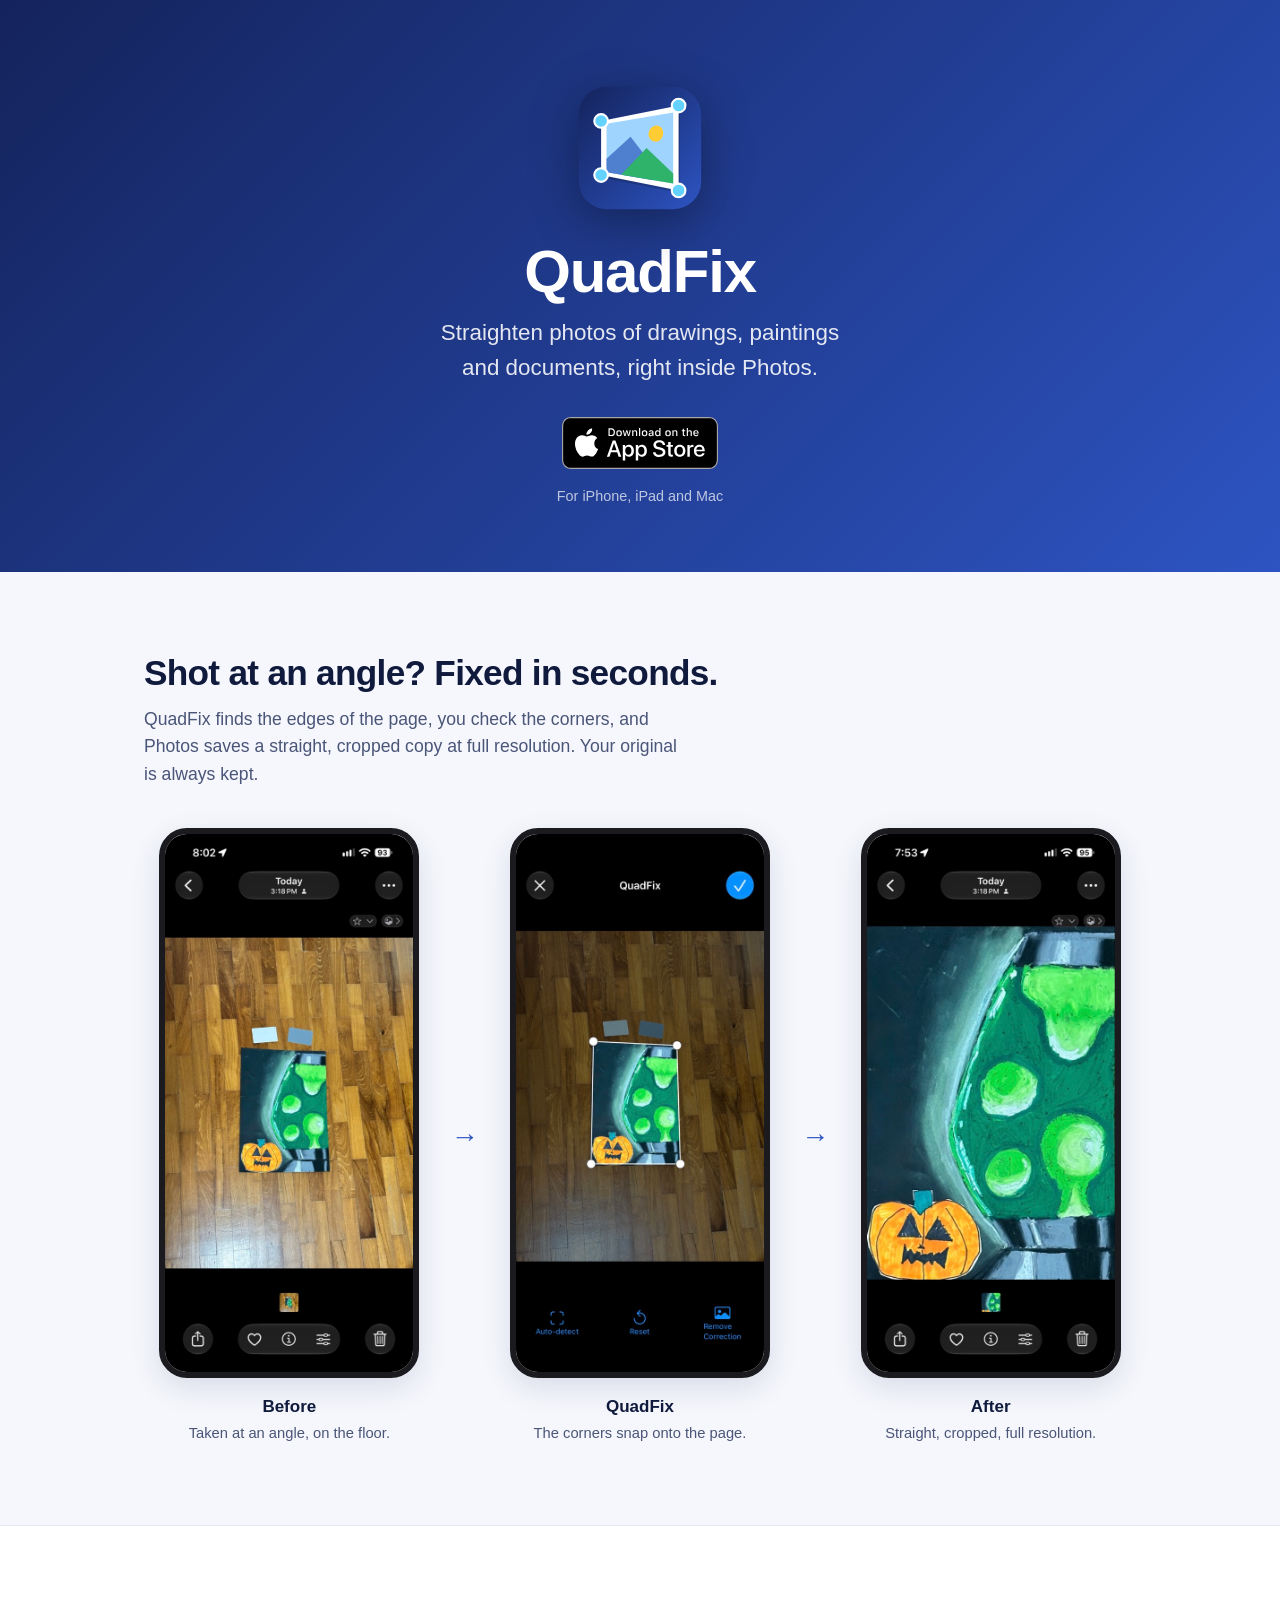
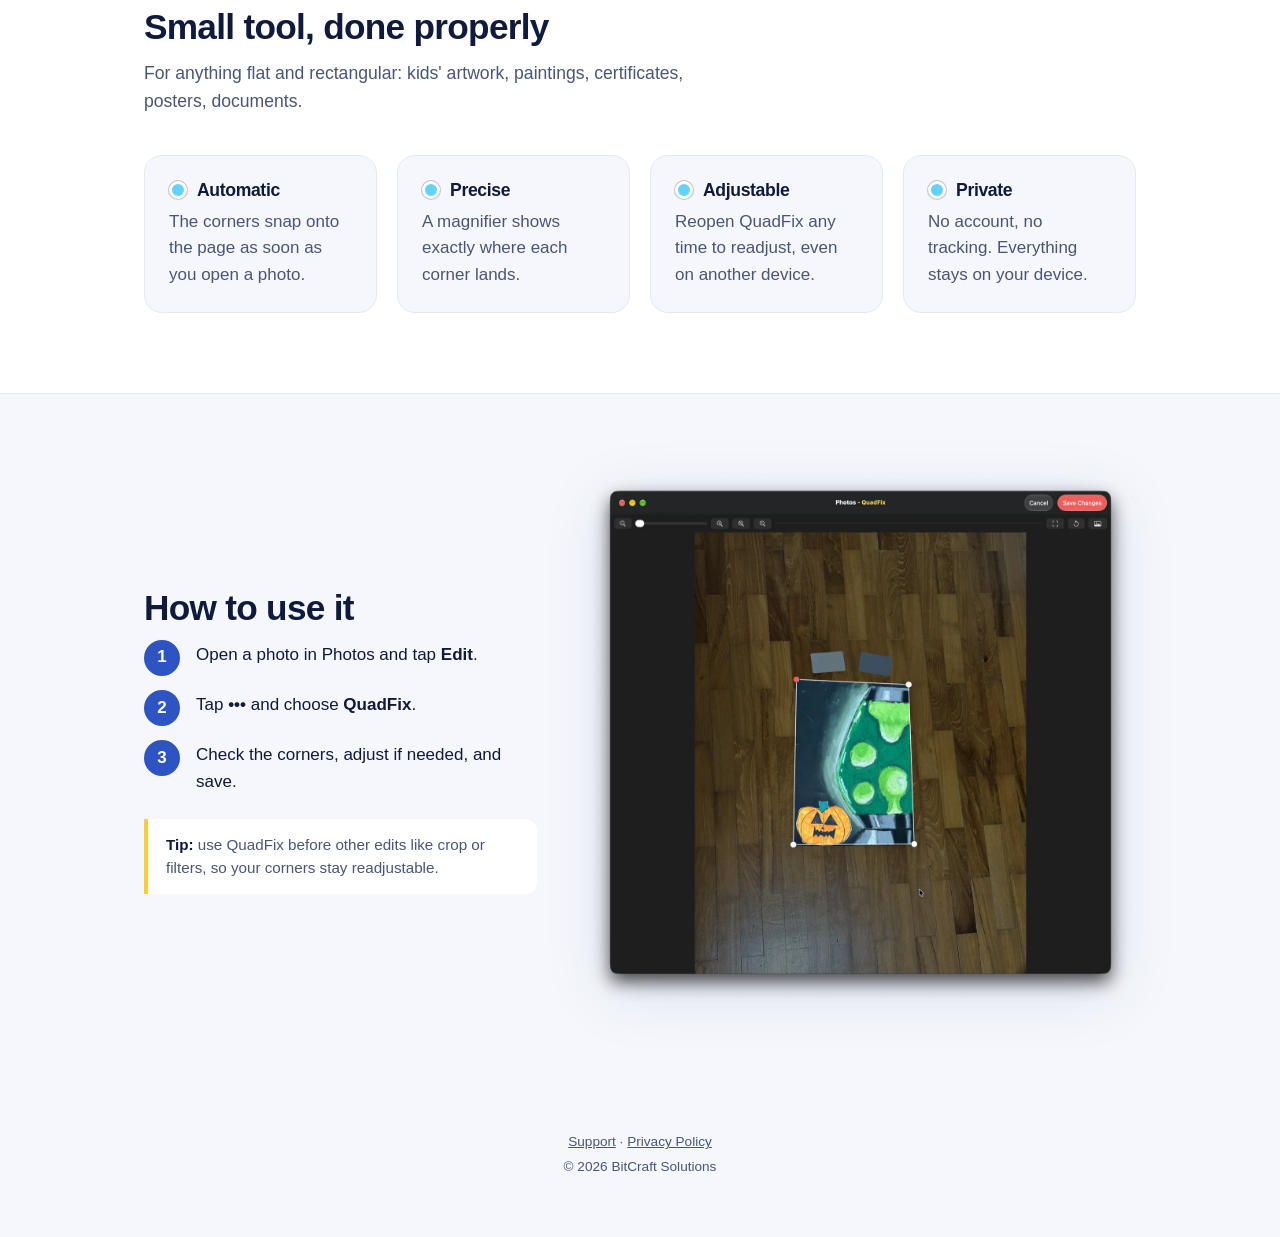
<file: index.html>
<!DOCTYPE html>
<html lang="en">
<head>
  <meta charset="UTF-8">
  <meta name="viewport" content="width=device-width, initial-scale=1.0">
  <title>QuadFix • Straighten artwork in Photos</title>
  <meta name="description" content="Fix skewed photos of drawings, paintings and documents right inside Apple Photos. Drag 4 corners, save, done. Non-destructive, private, on iPhone, iPad and Mac.">
  <link rel="canonical" href="https://quadfix.ronaldsuwandi.com/">

  <meta property="og:type" content="website">
  <meta property="og:url" content="https://quadfix.ronaldsuwandi.com/">
  <meta property="og:title" content="QuadFix • Straighten artwork in Photos">
  <meta property="og:description" content="Fix skewed photos of drawings, paintings and documents right inside Apple Photos. Non-destructive and private.">
  <meta property="og:image" content="https://quadfix.ronaldsuwandi.com/img/og.png">
  <meta name="twitter:card" content="summary_large_image">

  <meta name="theme-color" content="#14235c">
  <link rel="icon" type="image/svg+xml" href="/img/logo.svg">
  <link rel="apple-touch-icon" href="/img/apple-touch-icon.png">
  <link rel="stylesheet" href="/style.css">
</head>
<body>

  <header class="hero">
    <div class="wrap">
      <img class="logo" src="/img/logo.svg" alt="">
      <h1>QuadFix</h1>
      <p class="tagline">Straighten photos of drawings, paintings and documents, right inside Photos.</p>
      <a class="badge" href="https://apps.apple.com/us/app/quadfix/id6836408722">
        <img src="/img/appstore.svg" alt="Download on the App Store">
      </a>
      <p class="platforms">For iPhone, iPad and Mac</p>
    </div>
  </header>

  <main>
    <section>
      <div class="wrap">
        <h2>Shot at an angle? Fixed in seconds.</h2>
        <p class="lead">QuadFix finds the edges of the page, you check the corners, and Photos saves a straight, cropped copy at full resolution. Your original is always kept.</p>
        <ol class="steps">
          <li>
            <img src="/img/before.jpg" alt="A painting photographed at an angle on a wooden floor" width="553" height="1200" loading="lazy">
            <p class="caption-title">Before</p>
            <p class="caption-sub">Taken at an angle, on the floor.</p>
          </li>
          <li class="arrow" aria-hidden="true">→</li>
          <li>
            <img src="/img/editor-ios.jpg" alt="QuadFix in Photos with its 4 corners on the edges of the painting" width="553" height="1200" loading="lazy">
            <p class="caption-title">QuadFix</p>
            <p class="caption-sub">The corners snap onto the page.</p>
          </li>
          <li class="arrow" aria-hidden="true">→</li>
          <li>
            <img src="/img/after.jpg" alt="The painting straightened and cropped" width="553" height="1200" loading="lazy">
            <p class="caption-title">After</p>
            <p class="caption-sub">Straight, cropped, full resolution.</p>
          </li>
        </ol>
      </div>
    </section>

    <section class="features">
      <div class="wrap">
        <h2>Small tool, done properly</h2>
        <p class="lead">For anything flat and rectangular: kids' artwork, paintings, certificates, posters, documents.</p>
        <div class="feature-grid">
          <div class="feature">
            <h3>Automatic</h3>
            <p>The corners snap onto the page as soon as you open a photo.</p>
          </div>
          <div class="feature">
            <h3>Precise</h3>
            <p>A magnifier shows exactly where each corner lands.</p>
          </div>
          <div class="feature">
            <h3>Adjustable</h3>
            <p>Reopen QuadFix any time to readjust, even on another device.</p>
          </div>
          <div class="feature">
            <h3>Private</h3>
            <p>No account, no tracking. Everything stays on your device.</p>
          </div>
        </div>
      </div>
    </section>

    <section>
      <div class="wrap howto">
        <div>
          <h2>How to use it</h2>
          <ol>
            <li>Open a photo in Photos and tap <strong>Edit</strong>.</li>
            <li>Tap <strong>•••</strong> and choose <strong>QuadFix</strong>.</li>
            <li>Check the corners, adjust if needed, and save.</li>
          </ol>
          <p class="tip"><strong>Tip:</strong> use QuadFix before other edits like crop or filters, so your corners stay readjustable.</p>
        </div>
        <img class="shot" src="/img/editor-mac.webp" alt="QuadFix open inside Photos on the Mac" width="1400" height="1356" loading="lazy">
      </div>
    </section>
  </main>

  <footer>
    <p><a href="/support/">Support</a> · <a href="/privacy-policy/">Privacy Policy</a></p>
    <p>&copy; 2026 BitCraft Solutions</p>
  </footer>

</body>
</html>
</file>
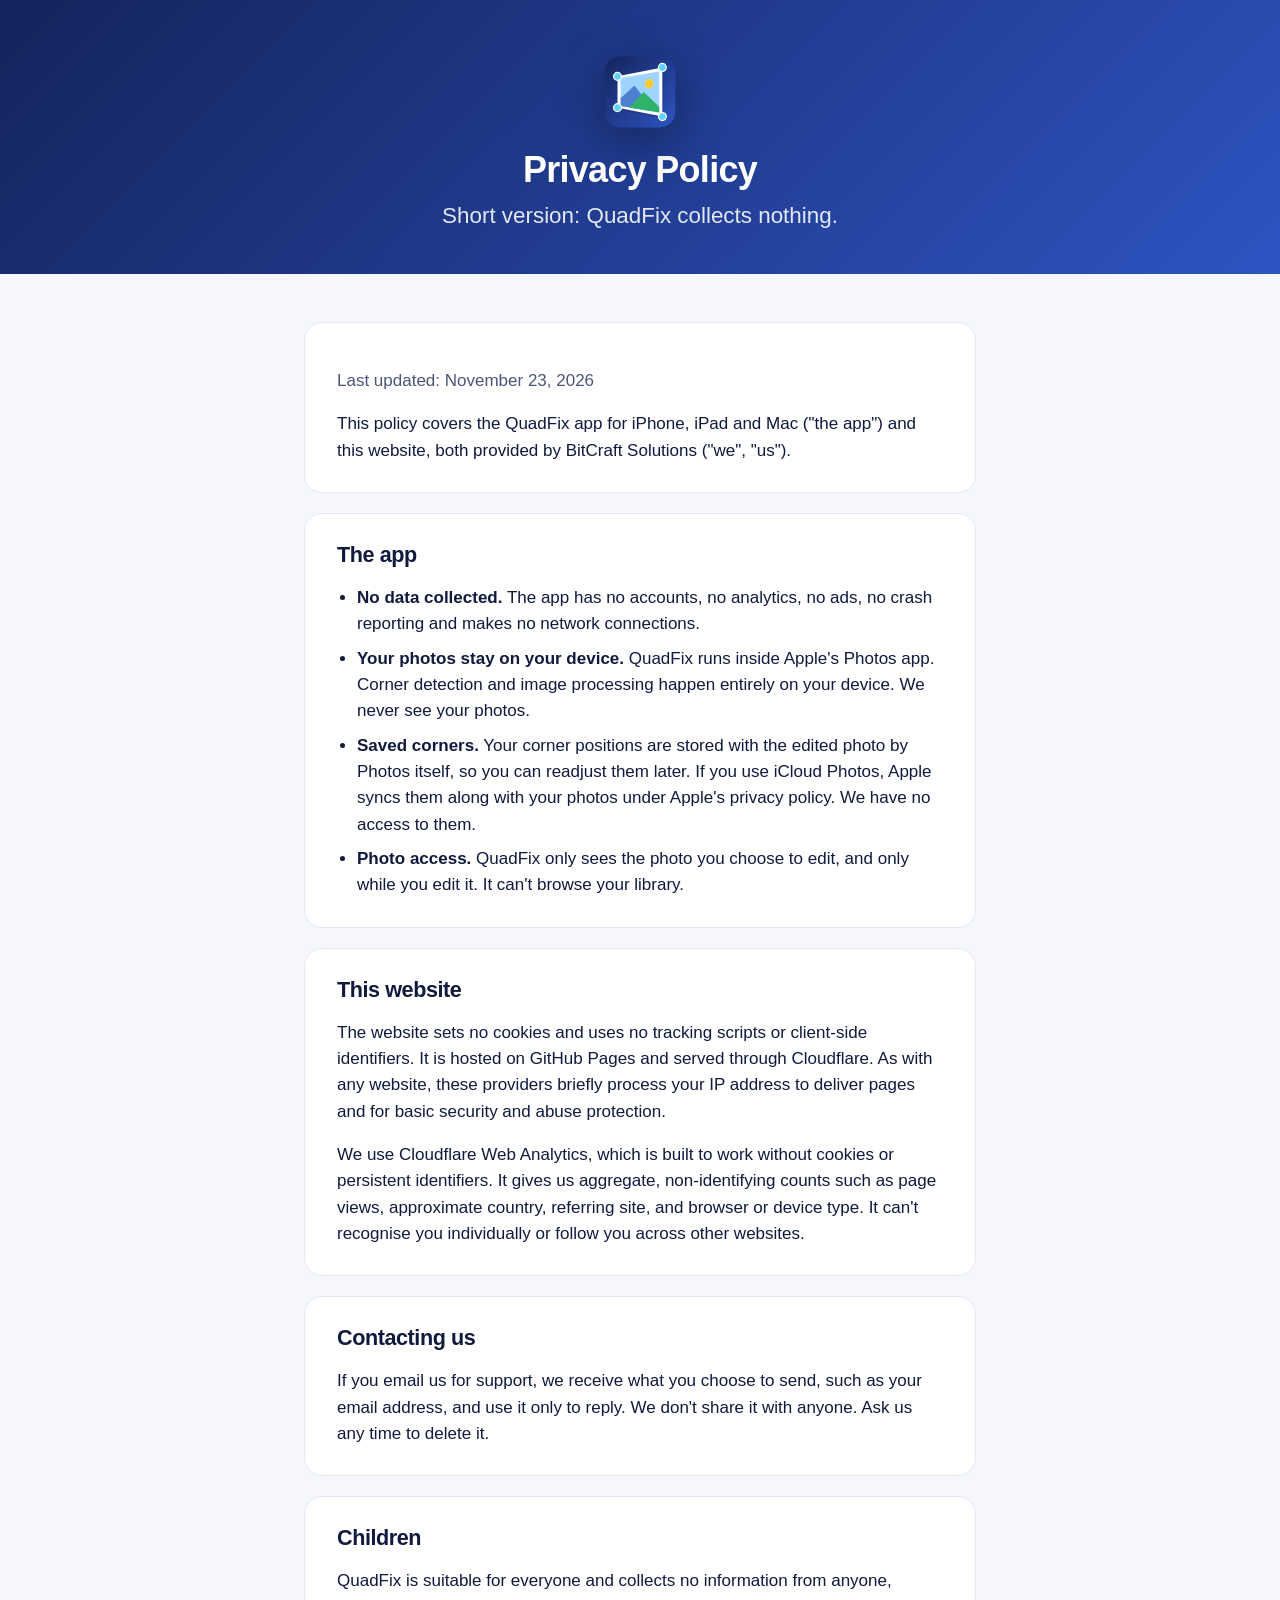
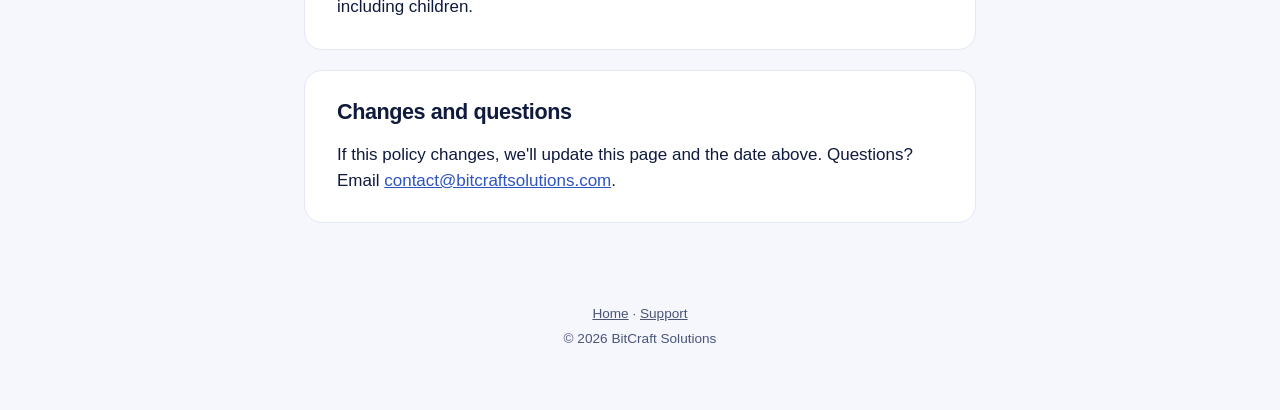
<file: privacy-policy/index.html>
<!DOCTYPE html>
<html lang="en">
<head>
  <meta charset="UTF-8">
  <meta name="viewport" content="width=device-width, initial-scale=1.0">
  <title>QuadFix • Privacy Policy</title>
  <meta name="description" content="QuadFix collects no data. Your photos never leave your device.">
  <link rel="canonical" href="https://quadfix.ronaldsuwandi.com/privacy-policy/">
  <meta name="theme-color" content="#14235c">
  <link rel="icon" type="image/svg+xml" href="/img/logo.svg">
  <link rel="apple-touch-icon" href="/img/apple-touch-icon.png">
  <link rel="stylesheet" href="/style.css">
</head>
<body>

  <header class="hero small">
    <div class="wrap">
      <a href="/"><img class="logo" src="/img/logo.svg" alt="QuadFix home"></a>
      <h1>Privacy Policy</h1>
      <p class="tagline">Short version: QuadFix collects nothing.</p>
    </div>
  </header>

  <main class="page">
    <div class="card">
      <p class="updated">Last updated: November 23, 2026</p>
      <p>This policy covers the QuadFix app for iPhone, iPad and Mac ("the app") and this website, both provided by BitCraft Solutions ("we", "us").</p>
    </div>

    <div class="card">
      <h2>The app</h2>
      <ul>
        <li><strong>No data collected.</strong> The app has no accounts, no analytics, no ads, no crash reporting and makes no network connections.</li>
        <li><strong>Your photos stay on your device.</strong> QuadFix runs inside Apple's Photos app. Corner detection and image processing happen entirely on your device. We never see your photos.</li>
        <li><strong>Saved corners.</strong> Your corner positions are stored with the edited photo by Photos itself, so you can readjust them later. If you use iCloud Photos, Apple syncs them along with your photos under Apple's privacy policy. We have no access to them.</li>
        <li><strong>Photo access.</strong> QuadFix only sees the photo you choose to edit, and only while you edit it. It can't browse your library.</li>
      </ul>
    </div>

    <div class="card">
      <h2>This website</h2>
      <p>The website sets no cookies and uses no tracking scripts or client-side identifiers. It is hosted on GitHub Pages and served through Cloudflare. As with any website, these providers briefly process your IP address to deliver pages and for basic security and abuse protection.</p>
      <p>We use Cloudflare Web Analytics, which is built to work without cookies or persistent identifiers. It gives us aggregate, non-identifying counts such as page views, approximate country, referring site, and browser or device type. It can't recognise you individually or follow you across other websites.</p>
    </div>

    <div class="card">
      <h2>Contacting us</h2>
      <p>If you email us for support, we receive what you choose to send, such as your email address, and use it only to reply. We don't share it with anyone. Ask us any time to delete it.</p>
    </div>

    <div class="card">
      <h2>Children</h2>
      <p>QuadFix is suitable for everyone and collects no information from anyone, including children.</p>
    </div>

    <div class="card">
      <h2>Changes and questions</h2>
      <p>If this policy changes, we'll update this page and the date above. Questions? Email <a href="mailto:contact@bitcraftsolutions.com">contact@bitcraftsolutions.com</a>.</p>
    </div>
  </main>

  <footer>
    <p><a href="/">Home</a> · <a href="/support/">Support</a></p>
    <p>&copy; 2026 BitCraft Solutions</p>
  </footer>

</body>
</html>
</file>
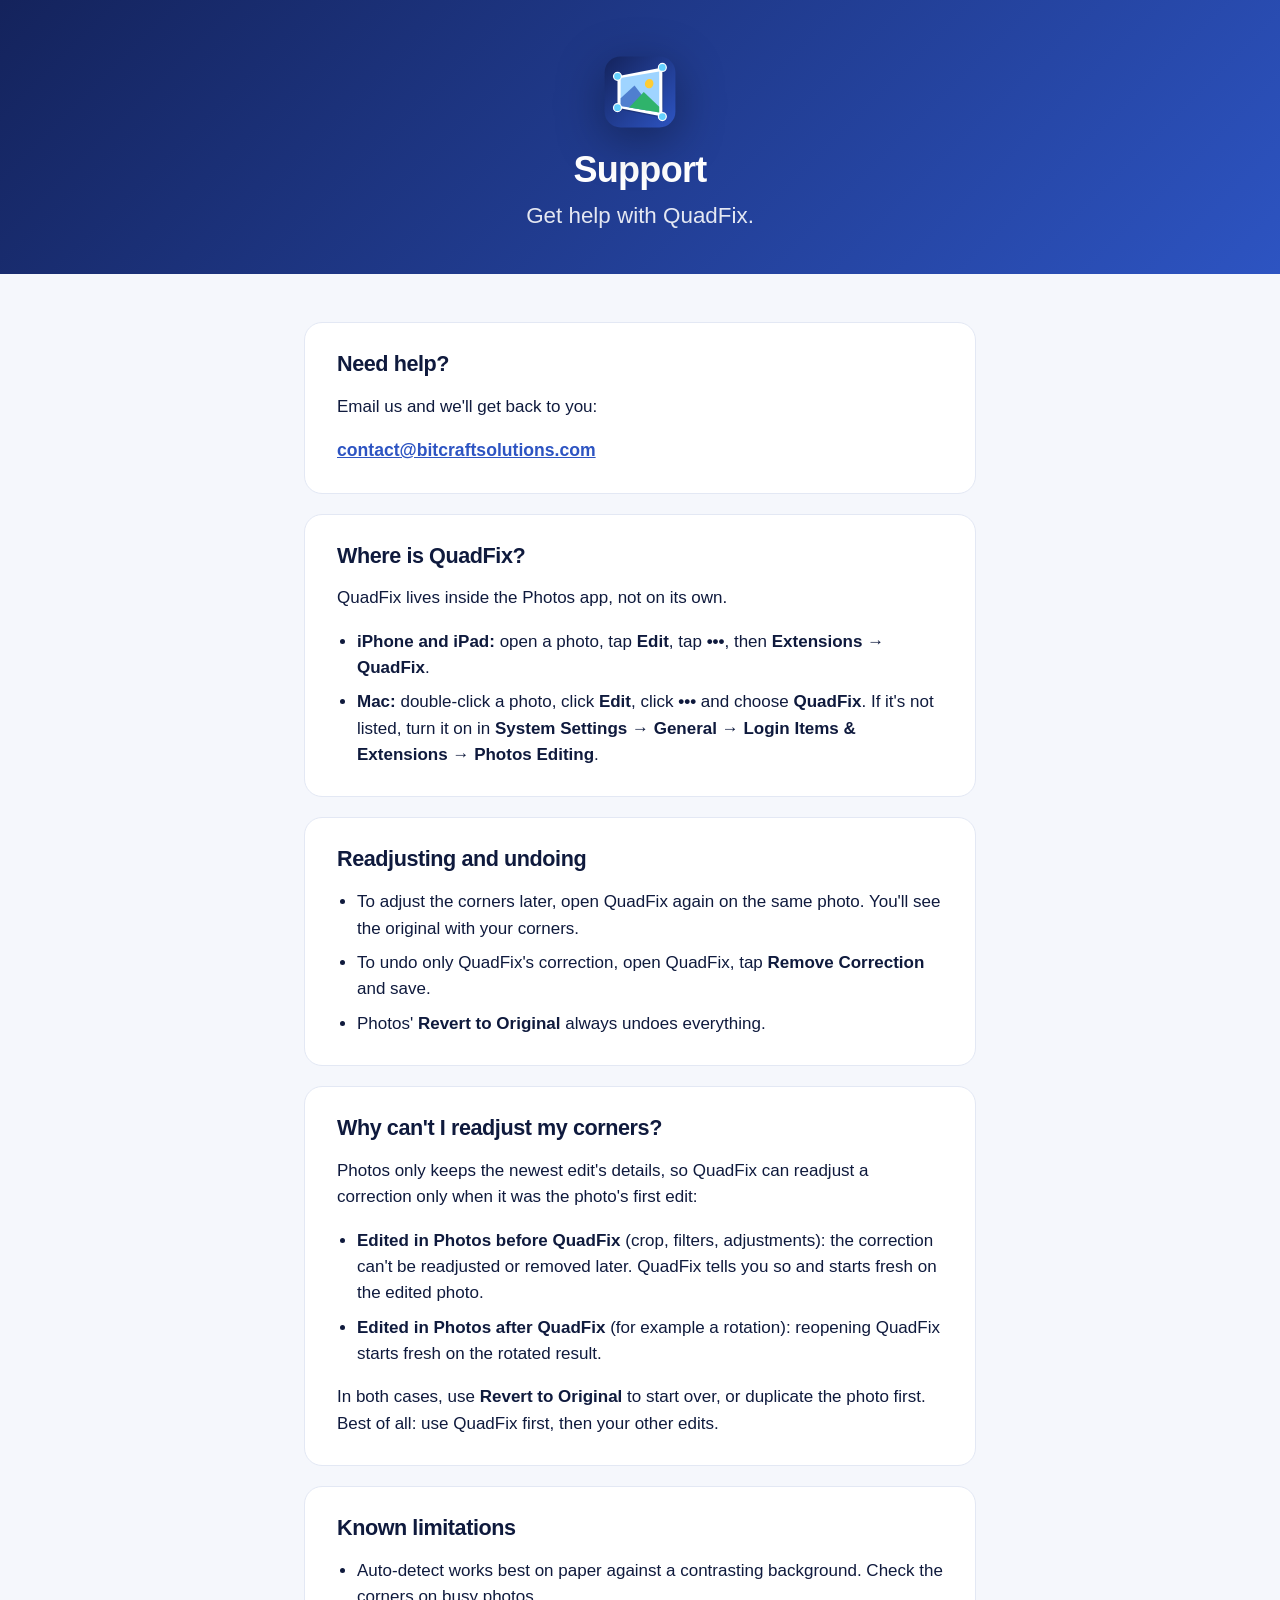
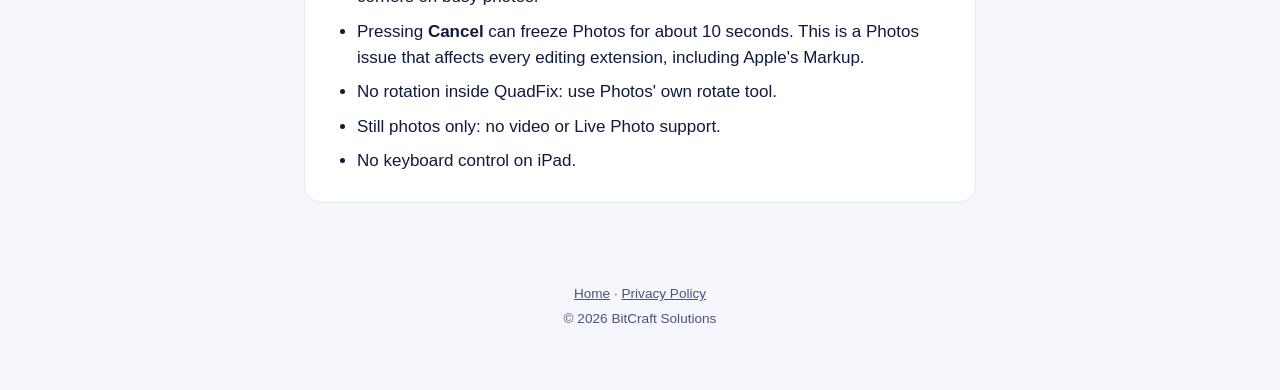
<file: support/index.html>
<!DOCTYPE html>
<html lang="en">
<head>
  <meta charset="UTF-8">
  <meta name="viewport" content="width=device-width, initial-scale=1.0">
  <title>QuadFix • Support</title>
  <meta name="description" content="Help with QuadFix: finding it in Photos, readjusting edits, and known limitations.">
  <link rel="canonical" href="https://quadfix.ronaldsuwandi.com/support/">
  <meta name="theme-color" content="#14235c">
  <link rel="icon" type="image/svg+xml" href="/img/logo.svg">
  <link rel="apple-touch-icon" href="/img/apple-touch-icon.png">
  <link rel="stylesheet" href="/style.css">
</head>
<body>

  <header class="hero small">
    <div class="wrap">
      <a href="/"><img class="logo" src="/img/logo.svg" alt="QuadFix home"></a>
      <h1>Support</h1>
      <p class="tagline">Get help with QuadFix.</p>
    </div>
  </header>

  <main class="page">
    <div class="card">
      <h2>Need help?</h2>
      <p>Email us and we'll get back to you:</p>
      <p><a class="email" href="mailto:contact@bitcraftsolutions.com">contact@bitcraftsolutions.com</a></p>
    </div>

    <div class="card">
      <h2>Where is QuadFix?</h2>
      <p>QuadFix lives inside the Photos app, not on its own.</p>
      <ul>
        <li><strong>iPhone and iPad:</strong> open a photo, tap <strong>Edit</strong>, tap <strong>•••</strong>, then <strong>Extensions → QuadFix</strong>.</li>
        <li><strong>Mac:</strong> double-click a photo, click <strong>Edit</strong>, click <strong>•••</strong> and choose <strong>QuadFix</strong>. If it's not listed, turn it on in <strong>System Settings → General → Login Items &amp; Extensions → Photos Editing</strong>.</li>
      </ul>
    </div>

    <div class="card">
      <h2>Readjusting and undoing</h2>
      <ul>
        <li>To adjust the corners later, open QuadFix again on the same photo. You'll see the original with your corners.</li>
        <li>To undo only QuadFix's correction, open QuadFix, tap <strong>Remove Correction</strong> and save.</li>
        <li>Photos' <strong>Revert to Original</strong> always undoes everything.</li>
      </ul>
    </div>

    <div class="card">
      <h2>Why can't I readjust my corners?</h2>
      <p>Photos only keeps the newest edit's details, so QuadFix can readjust a correction only when it was the photo's first edit:</p>
      <ul>
        <li><strong>Edited in Photos before QuadFix</strong> (crop, filters, adjustments): the correction can't be readjusted or removed later. QuadFix tells you so and starts fresh on the edited photo.</li>
        <li><strong>Edited in Photos after QuadFix</strong> (for example a rotation): reopening QuadFix starts fresh on the rotated result.</li>
      </ul>
      <p>In both cases, use <strong>Revert to Original</strong> to start over, or duplicate the photo first. Best of all: use QuadFix first, then your other edits.</p>
    </div>

    <div class="card">
      <h2>Known limitations</h2>
      <ul>
        <li>Auto-detect works best on paper against a contrasting background. Check the corners on busy photos.</li>
        <li>Pressing <strong>Cancel</strong> can freeze Photos for about 10 seconds. This is a Photos issue that affects every editing extension, including Apple's Markup.</li>
        <li>No rotation inside QuadFix: use Photos' own rotate tool.</li>
        <li>Still photos only: no video or Live Photo support.</li>
        <li>No keyboard control on iPad.</li>
      </ul>
    </div>
  </main>

  <footer>
    <p><a href="/">Home</a> · <a href="/privacy-policy/">Privacy Policy</a></p>
    <p>&copy; 2026 BitCraft Solutions</p>
  </footer>

</body>
</html>
</file>
<file: style.css>
/* Colours come from the app icon (design/icon/full.svg in the app repo). */
:root {
  --navy: #14235c;
  --blue: #2d54c2;
  --handle: #64d2ff;
  --sun: #ffcc33;
  --bg: #f5f7fc;
  --surface: #fff;
  --ink: #0f1a3d;
  --ink-soft: #4a5578;
  --line: #e3e8f4;
  --link: var(--blue);
  --shadow: 0 10px 30px rgba(20, 35, 92, 0.12);
  --max-width: 1040px;
  color-scheme: light dark;
}

@media (prefers-color-scheme: dark) {
  :root {
    --bg: #0b1129;
    --surface: #141c3d;
    --ink: #eef2ff;
    --ink-soft: #a8b2d6;
    --line: #232d55;
    --link: var(--handle);
    --shadow: 0 10px 30px rgba(0, 0, 0, 0.4);
  }
}

* { box-sizing: border-box; }

body {
  margin: 0;
  background: var(--bg);
  color: var(--ink);
  /* Apple-only app: the system font is SF on every device that can run it. */
  font: 17px/1.55 -apple-system, BlinkMacSystemFont, "Segoe UI", Roboto, sans-serif;
  -webkit-font-smoothing: antialiased;
}

a { color: var(--link); }

img { max-width: 100%; height: auto; display: block; }

.wrap {
  max-width: var(--max-width);
  margin: 0 auto;
  padding: 0 24px;
}

h1, h2, h3 { line-height: 1.2; letter-spacing: -0.02em; }

h2 {
  font-size: clamp(1.6rem, 4vw, 2.2rem);
  margin: 0 0 12px;
}

.lead {
  color: var(--ink-soft);
  font-size: 1.1rem;
  max-width: 56ch;
  margin: 0 0 40px;
}

section { padding: 80px 0; }

/* Hero */
.hero {
  background: linear-gradient(135deg, var(--navy), var(--blue));
  color: #fff;
  text-align: center;
  padding: 72px 0 64px;
}

.hero .logo {
  width: 152px;
  height: 152px;
  margin: 0 auto;
  filter: drop-shadow(0 12px 24px rgba(0, 0, 0, 0.35));
}

.hero h1 {
  font-size: clamp(2.6rem, 8vw, 3.75rem);
  font-weight: 800;
  margin: 12px 0 8px;
}

.hero .tagline {
  font-size: clamp(1.15rem, 3vw, 1.4rem);
  max-width: 34ch;
  margin: 0 auto 32px;
  color: rgba(255, 255, 255, 0.88);
}

.badge img { height: 52px; margin: 0 auto; }

.platforms {
  margin: 16px 0 0;
  font-size: 0.9rem;
  color: rgba(255, 255, 255, 0.7);
}

/* Small page heroes (support, privacy) */
.hero.small { padding: 48px 0 40px; }
.hero.small .logo { width: 88px; height: 88px; }
.hero.small h1 { font-size: 2.25rem; }
.hero.small .tagline { margin-bottom: 0; }

/* Before / editor / after */
.steps {
  display: grid;
  grid-template-columns: 1fr auto 1fr auto 1fr;
  align-items: center;
  gap: 16px;
  margin: 0;
  padding: 0;
  list-style: none;
}

.steps li { text-align: center; }

.steps img {
  width: 100%;
  max-width: 260px;
  margin: 0 auto;
  border-radius: 28px;
  border: 6px solid #1b1b1f;
  box-shadow: var(--shadow);
}

.steps .arrow {
  font-size: 1.75rem;
  color: var(--blue);
}

.caption-title { font-weight: 700; margin: 16px 0 2px; }
.caption-sub { color: var(--ink-soft); font-size: 0.92rem; margin: 0; }

/* Features */
.features {
  background: var(--surface);
  border-block: 1px solid var(--line);
}

.feature-grid {
  display: grid;
  grid-template-columns: repeat(auto-fit, minmax(210px, 1fr));
  gap: 20px;
}

.feature {
  background: var(--bg);
  border: 1px solid var(--line);
  border-radius: 18px;
  padding: 24px;
}

.feature h3 {
  margin: 0 0 8px;
  font-size: 1.1rem;
  display: flex;
  align-items: center;
  gap: 10px;
}

/* Mirrors the corner handles in the icon. */
.feature h3::before {
  content: "";
  width: 12px;
  height: 12px;
  border-radius: 50%;
  background: var(--handle);
  border: 3px solid #fff;
  box-shadow: 0 0 0 1px rgba(20, 35, 92, 0.25);
  flex: none;
}

.feature p, .feature ul { margin: 0; color: var(--ink-soft); }
.feature ul { padding-left: 18px; }
.feature li + li { margin-top: 6px; }

/* How to */
.howto {
  display: grid;
  grid-template-columns: 1fr 1.4fr;
  gap: 48px;
  align-items: center;
}

.howto ol {
  margin: 0;
  padding: 0;
  list-style: none;
  counter-reset: step;
}

.howto ol li {
  counter-increment: step;
  position: relative;
  padding-left: 52px;
  margin-bottom: 24px;
}

.howto ol li::before {
  content: counter(step);
  position: absolute;
  left: 0;
  top: -2px;
  width: 36px;
  height: 36px;
  border-radius: 50%;
  background: var(--blue);
  color: #fff;
  font-weight: 700;
  display: grid;
  place-items: center;
}

.howto .shot { filter: drop-shadow(var(--shadow)); }

.tip {
  border-left: 4px solid var(--sun);
  background: var(--surface);
  border-radius: 0 12px 12px 0;
  padding: 14px 18px;
  color: var(--ink-soft);
  font-size: 0.95rem;
  margin: 0;
}

.tip strong { color: var(--ink); }

/* Cards (support, privacy) */
.page {
  max-width: 720px;
  margin: 0 auto;
  padding: 48px 24px 16px;
}

.card {
  background: var(--surface);
  border: 1px solid var(--line);
  border-radius: 18px;
  padding: 28px 32px;
  margin-bottom: 20px;
}

.card h2 { font-size: 1.35rem; margin-top: 0; }
.card p:last-child, .card ul:last-child { margin-bottom: 0; }
.card ul, .card ol { padding-left: 20px; }
.card li + li { margin-top: 8px; }
.card .updated { color: var(--ink-soft); }

.email { font-weight: 600; font-size: 1.1rem; }

/* Footer */
footer {
  text-align: center;
  padding: 40px 24px 56px;
  color: var(--ink-soft);
  font-size: 0.85rem;
}

footer p { margin: 4px 0; }
footer a { color: var(--ink-soft); }

@media (max-width: 760px) {
  section { padding: 56px 0; }
  .steps { grid-template-columns: 1fr; gap: 8px; }
  .steps .arrow { transform: rotate(90deg); }
  .steps img { max-width: 220px; }
  .howto { grid-template-columns: 1fr; gap: 32px; }
}

/* Coming-soon page: the hero fills the screen above the footer. */
body.soon { min-height: 100vh; display: flex; flex-direction: column; }
body.soon .hero { flex: 1; display: grid; place-items: center; }
body.soon .tagline { margin-bottom: 0; }
</file>
